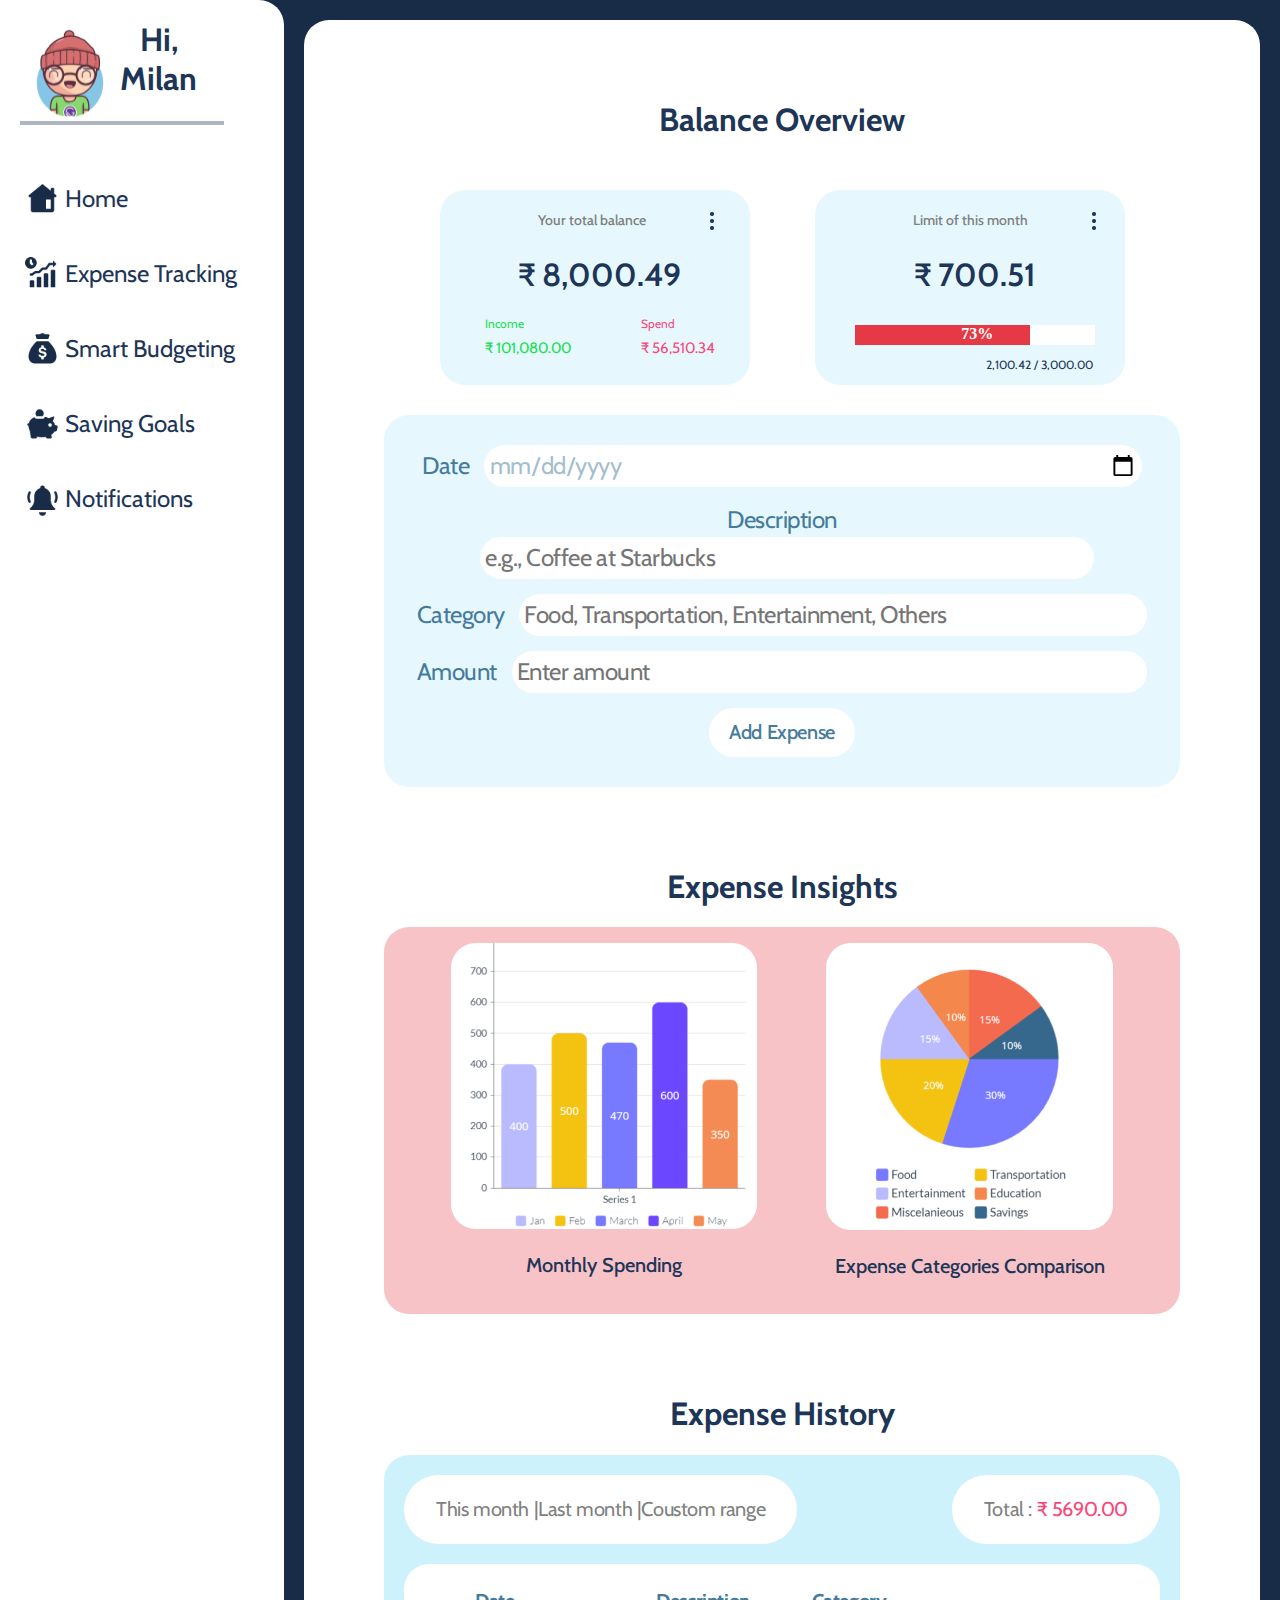
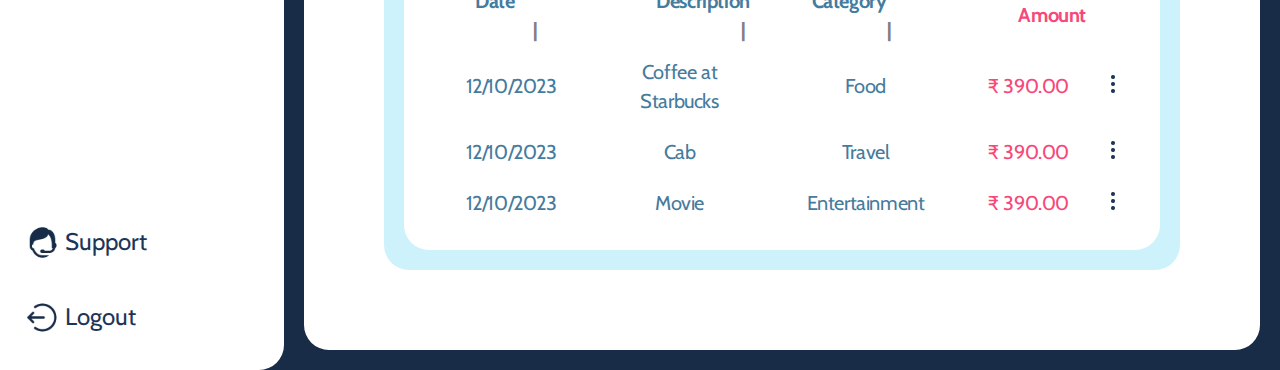
<file: 3rd_page.html>
<!DOCTYPE html>
<html lang="en">

<head>
    <meta charset="UTF-8">
    <meta name="viewport" content="width=device-width, initial-scale=1.0">
    <title>Expense</title>
    <link rel="stylesheet" href="css/style3.css">
</head>

<body> 
    <div class="dashboard">
        <div class="ahhh">
            <div class="dashfirst">
                <!-- https://img.freepik.com/free-vector/handsome-man_1308-85984.jpg -->
                <a href="8th_page.html"><img src="images/Mask group 1.svg" alt=""></a>
                
                <h1 class="heading">Hi,<br>Milan</h1>
            </div>
            <div class="line"></div>
                <div class="dashsecond">
                    <div class="home">
                        <!-- <span class="material-symbols-outlined"> -->
                        <img class="icon" src="images/Home.svg" alt="">
        
                        </span>
                        <a href="index.html"><div class="txt">Home</div></a>
                        
                    </div>
                    <!-- <div class="options">Home</div> -->
                    <div class="home">
                        <!-- <span class="material-symbols-outlined"> -->
                        <img class="icon" src="images/Total Sales.svg" alt="">
        
                        </span>
                        <a href="3rd_page.html"><div class="txt">Expense Tracking</div></a>
                        
                    </div>
                    <div class="home">
                        <!-- <span class="material-symbols-outlined">
                            attach_money
                        </span> -->
                        <img class="icon" src="images/Money Bag.svg" alt="">
                        <a href="4th_page.html"><div class="txt">Smart Budgeting</div></a>
                        
                    </div>
                    <div class="home">
                        <!-- <span class="material-symbols-outlined">
                            savings
                        </span> -->
                        <img class="icon" src="images/Money Box.svg" alt="">
                        <a href="5th_page.html"><div class="txt">Saving Goals</div></a>
                        
                    </div>
                    <div class="home">
                        <!-- <span class="material-symbols-outlined">
                            notifications
                        </span> -->
                        <img class="icon" src="images/Alarm.svg" alt="">
                        <a href="6th_page.html"><div class="txt">Notifications</div></a>
                        
                    </div>
                </div>
        </div>
            <div class="seperate">
                <div class="home">
                    <!-- <span class="material-symbols-outlined">
                    support_agent
                </span> -->
                    <img class="icon" src="images/Online Support.svg" alt="">
                    <a href="7th_page.html"><div class="txt">Support</div></a>
                </div>
                <div class="home">
                    <!-- <span class="material-symbols-outlined">
                    logout
                </span> -->
                    <img class="icon" src="images/Logout Rounded Left.svg" alt="">
                    <a href="index.html"><div class="txt">Logout</div>
                    </a>
                </div>
            </div>
    </div>
    <!-- Section 2 -->
    <div class="overview">
        <h1 class="heading"> Balance Overview</h1>
        <section class="last">
            <div class="last_block">
                <div class="content1">
                    <p>Your total balance<span><img src="images/dots.png" alt="dotsimage"></span></p>
                    <h1>₹ 8,000.49</h1>
                </div>
                <div class="up-down">
                    <div class="Green">
                        <p>Income</p>
                        <h5>₹ 101,080.00</h1>
                    </div>
                    <div class="Red">
                        <p>Spend</p>
                        <h5>₹ 56,510.34</h1>
                    </div>
                </div>
            </div>
            <div class="last_block">
                <div class="content1">
                    <p>Limit of this month<span><img src="images/dots.png" alt="dotsimage"></span></p>
                    <h1>₹ 700.51</h1>
                </div>
                <div class="Bar">
                    <!-- <progress id="file" value="72" max="100"><p>72%</p></progress> -->
                    <div id="progress-bar">
                        <div id="progress-fill">
                            <span id="progress-text">73%</span>
                        </div>
                    </div>
                    <p>2,100.42 / 3,000.00</p>
                </div>
            </div>
        </section>
        <!-- inside section 2 -->
        <section class="ADD_Expense">
            <div class="ADD_Expense_block">
                <form action="/action_page.php" method="post">
                    <div class="form-group">
                        <label for="date">Date </label>
                        <input type="date" class="form-control" id="date">
                    </div>
                    <div class="form-group">
                        <label for="description">Description </label>
                        <input type="text" class="form-control" id="description"
                            placeholder="e.g., Coffee at Starbucks">
                    </div>
                    <div class="form-group">
                        <label for="category">Category </label>
                        <input type="text" class="form-control" id="category"
                            placeholder="Food, Transportation, Entertainment, Others">
                        <!-- <select class="form-control" id="category">
                            <option value="Food">Food</option>
                            <option value="Transportation">Transportation</option>
                            <option value="Entertainment">Entertainment</option>
                            <option value="Others">Others</option>
                        </select> -->
                    </div>

                    <div class="form-group">
                        <label for="amount">Amount </label>
                        <input type="number" class="form-control" id="amount" placeholder="Enter amount">
                    </div>
                    <a href="3rd_page.html">
                        <button type="button" class="btn btn-dark btn-lg">Add Expense</button>
                    </a>  
                </form>

            </div>
        </section>

        <!-- Section 3 -->
        <div class="Expense_Insight">
            <h1 class="heading"> Expense Insights</h1>
            <section class="Charts">
                <div class="Charts_block">
                    <img src="images/image 6.png" alt="">
                    <p>Monthly Spending</p>
                </div>
                <div class="Charts_block">
                    <img src="images/image 7.png" alt="">
                    <p>Expense Categories Comparison</p>
                </div>
            </section>
        </div>
        <!-- Section 4 -->
        <div class="Expense_History">
            <h1 class="heading"> Expense History</h1>
            <section class="History">
                <div class="hey">
                    <div class="History_content">
                        <div class="History_block">
                            <p>This month <span> | </span> </p>
                            <p>Last month <span> | </span> </p>
                            <p>Coustom range</p>
                        </div>
                        <div class="History_block">
                            <p>Total : <span id="high"> ₹ 5690.00</span></p>
                        </div>
                    </div>
                    <table class="table ">
                        <tr>
                            <th>Date<span> | </span></th>
                            <th>Description <span> | </span></th>
                            <th>Category<span> | </span></th>
                            <th><span1>Amount</span1></th>
                            <th> </th>
                        </tr>
                        <tr>
                            <td>12/10/2023</td>
                            <td>Coffee at Starbucks</td>
                            <td>Food</td>
                            <td><span>₹ 390.00</span></td>
                            <td><img src="images/dots.png" alt="dots"></td>
                        </tr>
                        <tr>
                            <td>12/10/2023</td>
                            <td>Cab</td>
                            <td>Travel</td>
                            <td><span>₹ 390.00</span></td>
                            <td><img src="images/dots.png" alt="dots"></td>
                        </tr>
                        <tr>
                            <td>12/10/2023</td>
                            <td>Movie</td>
                            <td>Entertainment</td>
                            <td><span>₹ 390.00</span></td>
                            <td><img src="images/dots.png" alt="dots"></td>
                        </tr>
                    </table>
                </div>
                
            </section>

        </div>

    </div>
    <style src="js/script3.js"></style>
</body>

</html>
</file>
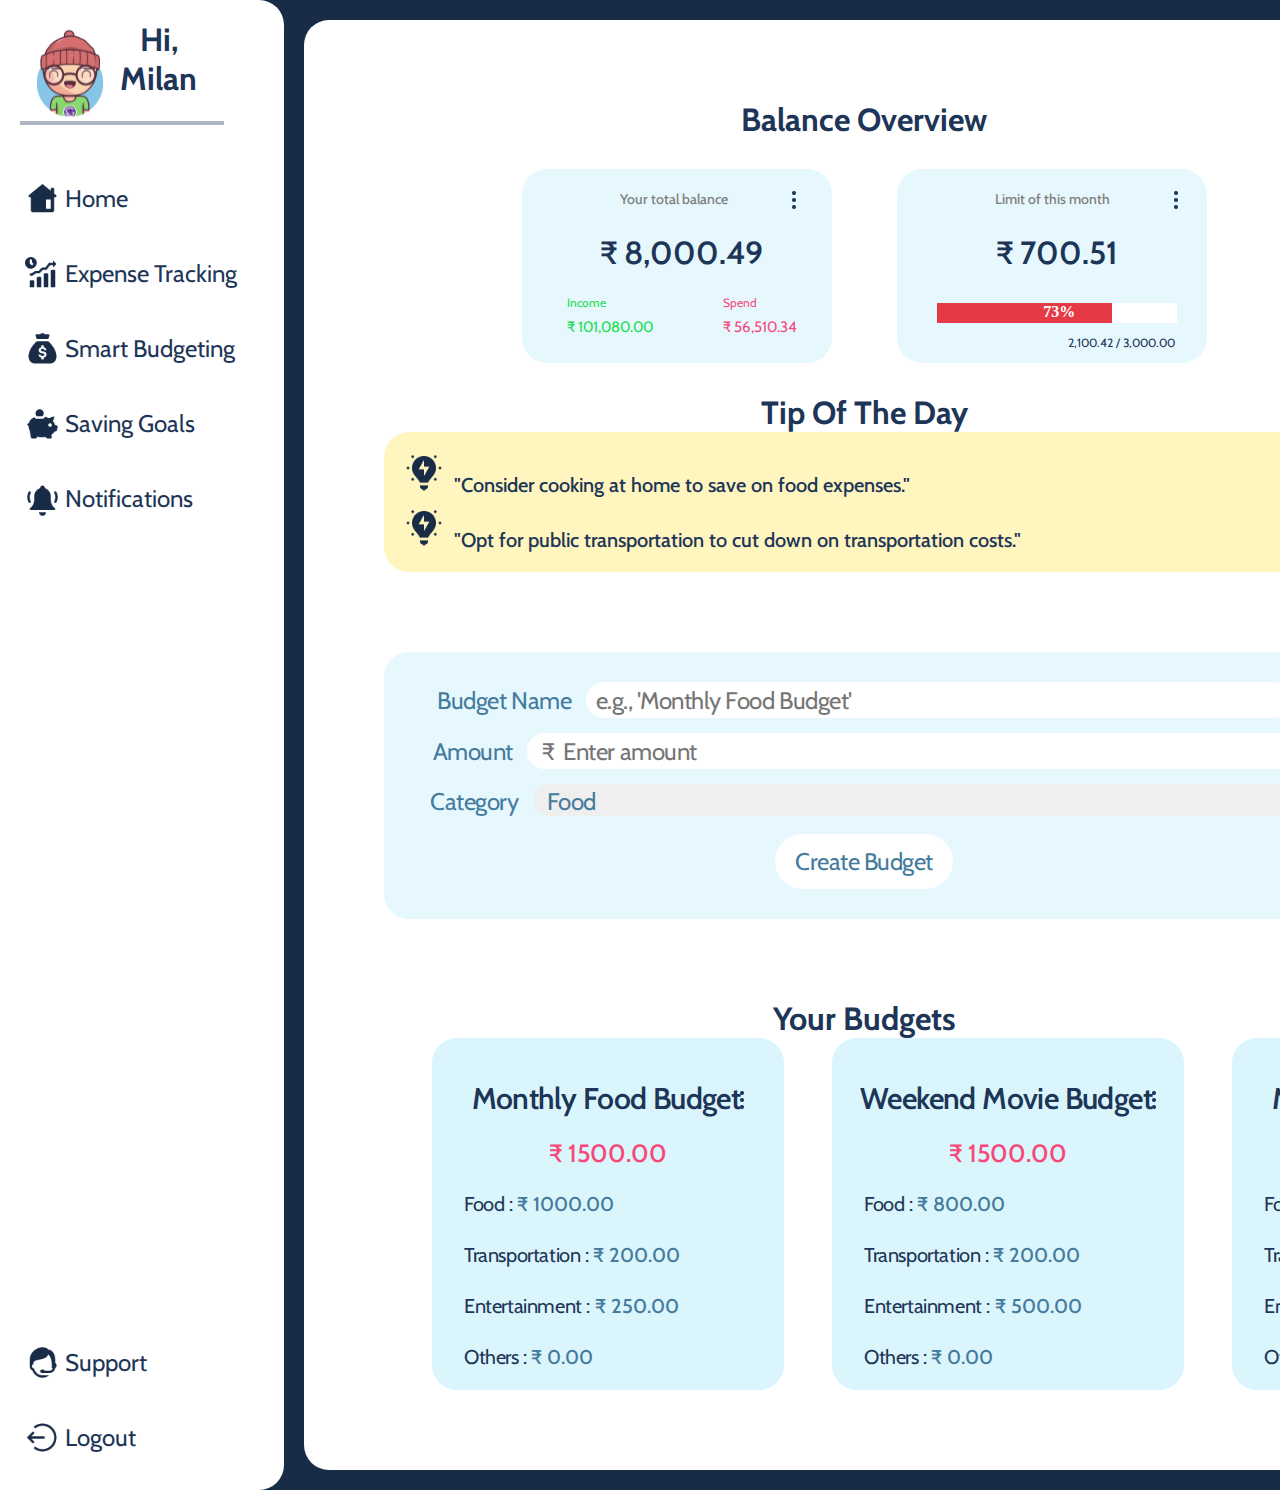
<file: 4th_page.html>
<!DOCTYPE html>
<html lang="en">

<head>
    <meta charset="UTF-8">
    <meta name="viewport" content="width=device-width, initial-scale=1.0">
    <title>Budget</title>
    <link rel="stylesheet" href="css/style4.css">


</head>

<body>
    <div class="dashboard">
        <div class="ahhh">
            <div class="dashfirst">
                <!-- https://img.freepik.com/free-vector/handsome-man_1308-85984.jpg -->
                <a href="8th_page.html"><img src="images/Mask group 1.svg" alt=""></a>
                
                <h1 class="heading">Hi,<br>Milan</h1>
            </div>
            <div class="line"></div>
                <div class="dashsecond">
                    <div class="home">
                        <!-- <span class="material-symbols-outlined"> -->
                        <img class="icon" src="images/Home.svg" alt="">
        
                        </span>
                        <a href="index.html"><div class="txt">Home</div></a>
                        
                    </div>
                    <!-- <div class="options">Home</div> -->
                    <div class="home">
                        <!-- <span class="material-symbols-outlined"> -->
                        <img class="icon" src="images/Total Sales.svg" alt="">
        
                        </span>
                        <a href="3rd_page.html"><div class="txt">Expense Tracking</div></a>
                        
                    </div>
                    <div class="home">
                        <!-- <span class="material-symbols-outlined">
                            attach_money
                        </span> -->
                        <img class="icon" src="images/Money Bag.svg" alt="">
                        <a href="4th_page.html"><div class="txt">Smart Budgeting</div></a>
                        
                    </div>
                    <div class="home">
                        <!-- <span class="material-symbols-outlined">
                            savings
                        </span> -->
                        <img class="icon" src="images/Money Box.svg" alt="">
                        <a href="5th_page.html"><div class="txt">Saving Goals</div></a>
                        
                    </div>
                    <div class="home">
                        <!-- <span class="material-symbols-outlined">
                            notifications
                        </span> -->
                        <img class="icon" src="images/Alarm.svg" alt="">
                        <a href="6th_page.html"><div class="txt">Notifications</div></a>
                        
                    </div>
                </div>
        </div>
            <div class="seperate">
                <div class="home">
                    <!-- <span class="material-symbols-outlined">
                    support_agent
                </span> -->
                    <img class="icon" src="images/Online Support.svg" alt="">
                    <a href="7th_page.html"><div class="txt">Support</div></a>
                </div>
                <div class="home">
                    <!-- <span class="material-symbols-outlined">
                    logout
                </span> -->
                    <img class="icon" src="images/Logout Rounded Left.svg" alt="">
                    <a href="index.html"><div class="txt">Logout</div>
                    </a>
                </div>
            </div>
    </div>
    <!-- Section 2 -->
    <div class="overview">
        <h1 class="heading"> Balance Overview</h1>
        <section class="last">
            <div class="last_block">
                <div class="content1">
                    <p>Your total balance<span><img src="images/dots.png" alt="dotsimage"></span></p>
                    <h1>₹ 8,000.49</h1>
                </div>
                <div class="up-down">
                    <div class="Green">
                        <p>Income</p>
                        <h5>₹ 101,080.00</h1>
                    </div>
                    <div class="Red">
                        <p>Spend</p>
                        <h5>₹ 56,510.34</h1>
                    </div>
                </div>
            </div>
            <div class="last_block">
                <div class="content1">
                    <p>Limit of this month<span><img src="images/dots.png" alt="dotsimage"></span></p>
                    <h1>₹ 700.51</h1>
                </div>
                <div class="Bar">
                    <!-- <progress id="file" value="72" max="100"><p>72%</p></progress> -->
                    <div id="progress-bar">
                        <div id="progress-fill">
                            <span id="progress-text">73%</span>
                        </div>
                    </div>
                    <p>2,100.42 / 3,000.00</p>
                </div>
            </div>
        </section>
        <!-- Section Tip -->
        <div class="Tip_of_the_day">
            <h1 class="heading"> Tip Of The Day</h1>
            <section class="tips">
                <p><img src="images/Idea.svg" alt="idea_image"><span>"Consider cooking at home to save on food
                        expenses."</span></p>
                <p><img src="images/Idea.svg" alt="idea_image"><span>"Opt for public transportation to cut down on
                        transportation costs."</span></p>
            </section>
        </div>
        <!-- Section Tip end -->
        <!-- inside section 2 -->
        <section class="ADD_Expense">
            <div class="ADD_Expense_block">
                <form action="/action_page.php" method="post">
                    <div class="form-group">
                        <label for="description">Budget Name </label>
                        <input type="text" class="form-control" id="description"
                            placeholder="e.g., 'Monthly Food Budget'">
                    </div>
                    <div class="form-group">
                        <label for="amount">Amount </label>
                        <input type="number" class="form-control" id="amount" placeholder=" ₹  Enter amount">
                    </div>
                    <div class="form-group">
                        <label for="category">Category </label>
                        <select class="form-control" id="category">
                            <option value="Food">Food</option>
                            <option value="Transportation">Transportation</option>
                            <option value="Entertainment">Entertainment</option>
                            <option value="Others">Others</option>
                        </select>

                    </div>

                    <button type="submit" class="btn btn-primary">Create Budget</button>

                </form>

            </div>
        </section>

        <!-- Section 4 -->
        <div class="Budget">
            <h1 class="heading"> Your Budgets</h1>
            <div class="Cards">
                <div class="card">
                    <div class="card-content">
                        <h2>Monthly Food Budget<span><img src="images/dots.png" alt="3dots"></span></h2>
                        <h3>₹ 1500.00</h3>
                        <p>Food : <span> ₹ 1000.00</span></p>
                        <p>Transportation : <span> ₹ 200.00</span></p>
                        <p>Entertainment : <span> ₹ 250.00</span></p>
                        <p>Others : <span> ₹ 0.00</span></p>
                    </div>
                </div>
                <div class="card">
                    <div class="card-content">
                        <h2>Weekend Movie Budget<span><img src="images/dots.png" alt="3dots"></span></h2>
                        <h3>₹ 1500.00</h3>
                        <p>Food : <span> ₹ 800.00</span></p>
                        <p>Transportation : <span> ₹ 200.00</span></p>
                        <p>Entertainment : <span> ₹ 500.00</span></p>
                        <p>Others : <span> ₹ 0.00</span></p>
                    </div>
                </div>
                <div class="card">
                    <div class="card-content">
                        <h2>Monthly Food Budget<span><img src="images/dots.png" alt="3dots"></span></h2>
                        <h3>₹ 1500.00</h3>
                        <p>Food : <span> ₹ 1000.00</span></p>
                        <p>Transportation : <span> ₹ 200.00</span></p>
                        <p>Entertainment : <span> ₹ 250.00</span></p>
                        <p>Others : <span> ₹ 0.00</span></p>
                    </div>
                </div>
                <div class="card">
                    <div class="card-content">
                        <h2>Weekend Movie Budget<span><img src="images/dots.png" alt="3dots"></span></h2>
                        <h3>₹ 1500.00</h3>
                        <p>Food : <span> ₹ 800.00</span></p>
                        <p>Transportation : <span> ₹ 200.00</span></p>
                        <p>Entertainment : <span> ₹ 500.00</span></p>
                        <p>Others : <span> ₹ 0.00</span></p>
                    </div>
                </div>
                <div class="card">
                    <div class="card-content">
                        <h2>Monthly Food Budget<span><img src="images/dots.png" alt="3dots"></span></h2>
                        <h3>₹ 1500.00</h3>
                        <p>Food : <span> ₹ 1000.00</span></p>
                        <p>Transportation : <span> ₹ 200.00</span></p>
                        <p>Entertainment : <span> ₹ 250.00</span></p>
                        <p>Others : <span> ₹ 0.00</span></p>
                    </div>
                </div>
                <div class="card">
                    <div class="card-content">
                        <h2>Monthly Food Budget<span><img src="images/dots.png" alt="3dots"></span></h2>
                        <h3>₹ 1500.00</h3>
                        <p>Food : <span> ₹ 1000.00</span></p>
                        <p>Transportation : <span> ₹ 200.00</span></p>
                        <p>Entertainment : <span> ₹ 250.00</span></p>
                        <p>Others : <span> ₹ 0.00</span></p>
                    </div>
                </div>
            </div>
            

</body>


</html>
</file>
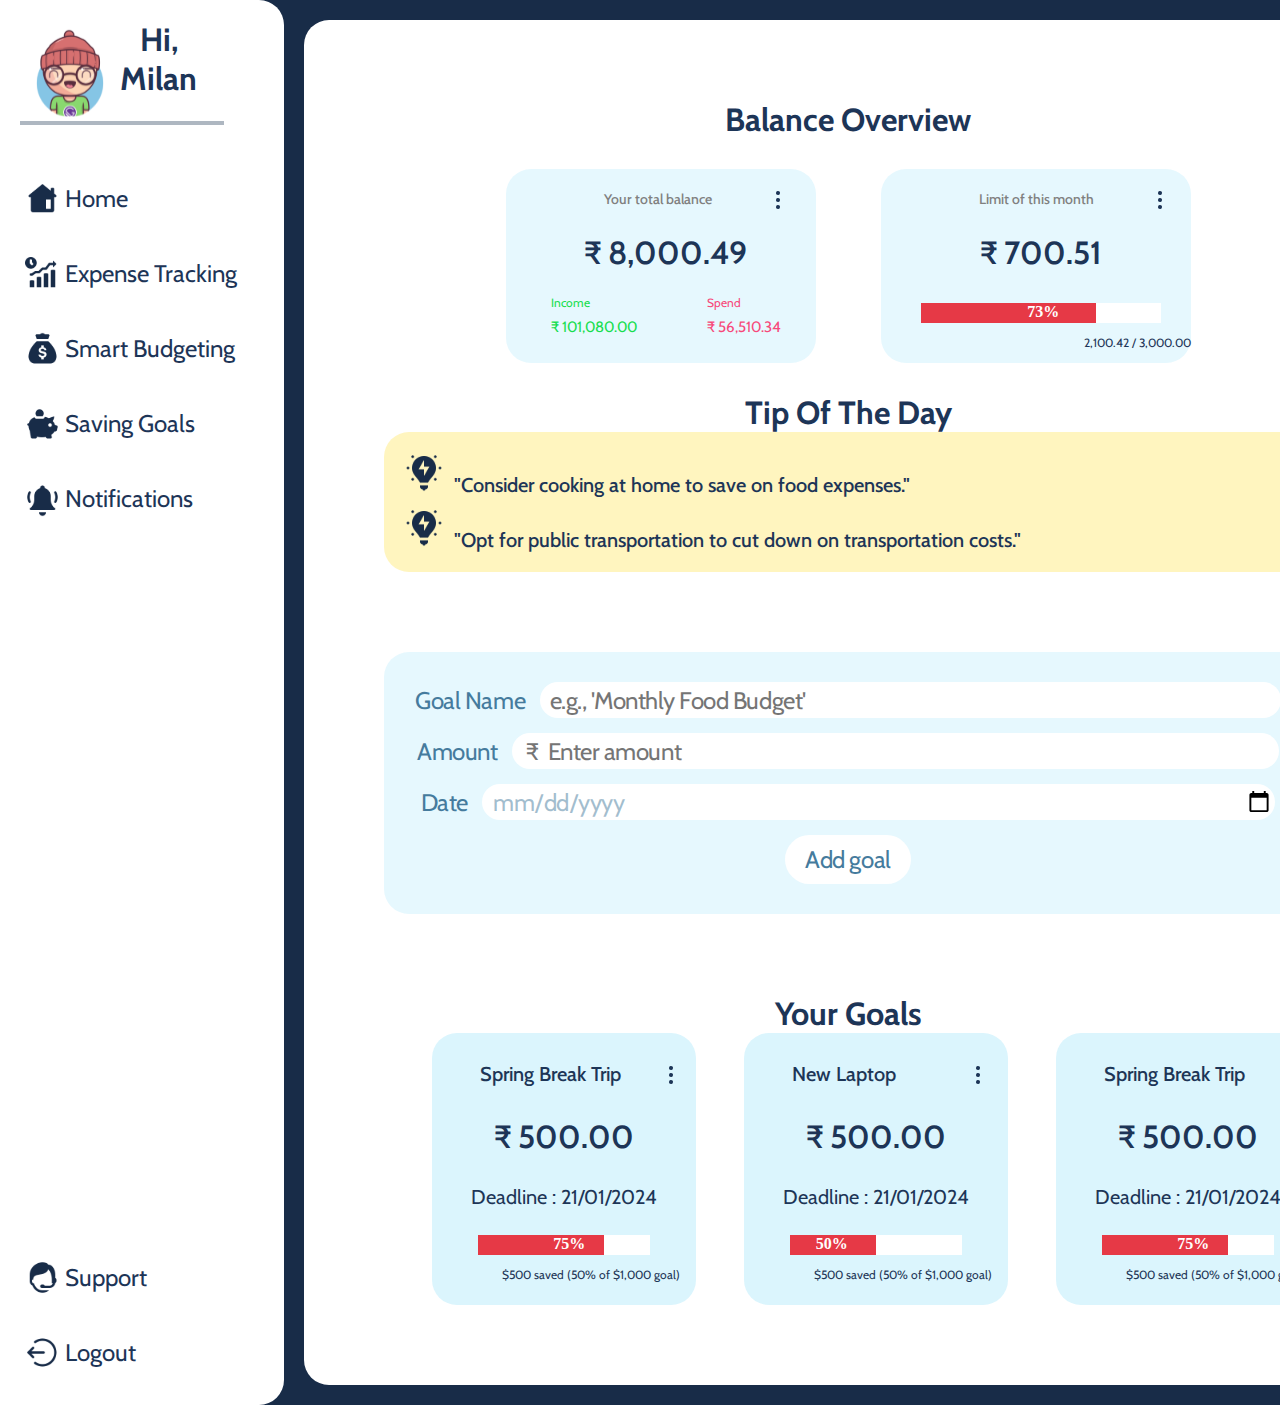
<file: 5th_page.html>
<!DOCTYPE html>
<html lang="en">

<head>
    <meta charset="UTF-8">
    <meta name="viewport" content="width=device-width, initial-scale=1.0">
    <title>Saving</title>
    <link rel="stylesheet" href="css/style5.css">


</head>

<body>
    <div class="dashboard">
        <div class="ahhh">
            <div class="dashfirst">
                <!-- https://img.freepik.com/free-vector/handsome-man_1308-85984.jpg -->
                <a href="8th_page.html"><img src="images/Mask group 1.svg" alt=""></a>
                
                <h1 class="heading">Hi,<br>Milan</h1>
            </div>
            <div class="line"></div>
                <div class="dashsecond">
                    <div class="home">
                        <!-- <span class="material-symbols-outlined"> -->
                        <img class="icon" src="images/Home.svg" alt="">
        
                        </span>
                        <a href="index.html"><div class="txt">Home</div></a>
                        
                    </div>
                    <!-- <div class="options">Home</div> -->
                    <div class="home">
                        <!-- <span class="material-symbols-outlined"> -->
                        <img class="icon" src="images/Total Sales.svg" alt="">
        
                        </span>
                        <a href="3rd_page.html"><div class="txt">Expense Tracking</div></a>
                        
                    </div>
                    <div class="home">
                        <!-- <span class="material-symbols-outlined">
                            attach_money
                        </span> -->
                        <img class="icon" src="images/Money Bag.svg" alt="">
                        <a href="4th_page.html"><div class="txt">Smart Budgeting</div></a>
                        
                    </div>
                    <div class="home">
                        <!-- <span class="material-symbols-outlined">
                            savings
                        </span> -->
                        <img class="icon" src="images/Money Box.svg" alt="">
                        <a href="5th_page.html"><div class="txt">Saving Goals</div></a>
                        
                    </div>
                    <div class="home">
                        <!-- <span class="material-symbols-outlined">
                            notifications
                        </span> -->
                        <img class="icon" src="images/Alarm.svg" alt="">
                        <a href="6th_page.html"><div class="txt">Notifications</div></a>
                        
                    </div>
                </div>
        </div>
            <div class="seperate">
                <div class="home">
                    <!-- <span class="material-symbols-outlined">
                    support_agent
                </span> -->
                    <img class="icon" src="images/Online Support.svg" alt="">
                    <a href="7th_page.html"><div class="txt">Support</div></a>
                </div>
                <div class="home">
                    <!-- <span class="material-symbols-outlined">
                    logout
                </span> -->
                    <img class="icon" src="images/Logout Rounded Left.svg" alt="">
                    <a href="index.html"><div class="txt">Logout</div>
                    </a>
                </div>
            </div>
    </div>
    <!-- Section 2 -->
    <div class="overview">
        <h1 class="heading"> Balance Overview</h1>
        <section class="last">
            <div class="last_block">
                <div class="content1">
                    <p>Your total balance<span><img src="images/dots.png" alt="dotsimage"></span></p>
                    <h1>₹ 8,000.49</h1>
                </div>
                <div class="up-down">
                    <div class="Green">
                        <p>Income</p>
                        <h5>₹ 101,080.00</h1>
                    </div>
                    <div class="Red">
                        <p>Spend</p>
                        <h5>₹ 56,510.34</h1>
                    </div>
                </div>
            </div>
            <div class="last_block">
                <div class="content1">
                    <p>Limit of this month<span><img src="images/dots.png" alt="dotsimage"></span></p>
                    <h1>₹ 700.51</h1>
                </div>
                <div class="Bar">
                    <!-- <progress id="file" value="72" max="100"><p>72%</p></progress> -->
                    <div id="progress-bar">
                        <div id="progress-fill">
                            <span id="progress-text">73%</span>
                        </div>
                    </div>
                    <p>2,100.42 / 3,000.00</p>
                </div>
            </div>
        </section>
        <!-- Section Tip -->
        <div class="Tip_of_the_day">
            <h1 class="heading"> Tip Of The Day</h1>
            <section class="tips">
                <p><img src="images/Idea.svg" alt="idea_image"><span>"Consider cooking at home to save on food
                        expenses."</span></p>
                <p><img src="images/Idea.svg" alt="idea_image"><span>"Opt for public transportation to cut down on
                        transportation costs."</span></p>
            </section>
        </div>
        <!-- Section Tip end -->
        <!-- inside section 2 -->
        <section class="ADD_Expense">
            <div class="ADD_Expense_block">
                <form action="/action_page.php" method="post">
                    <div class="form-group">
                        <label for="description">Goal Name </label>
                        <input type="text" class="form-control" id="description"
                            placeholder="e.g., 'Monthly Food Budget'">
                    </div>
                    <div class="form-group">
                        <label for="amount">Amount </label>
                        <input type="number" class="form-control" id="amount" placeholder=" ₹  Enter amount">
                    </div>
                    <div class="form-group">
                        <label for="date">Date </label>
                        <input type="date" class="form-control" id="date">
                    </div>

                    <button type="submit" class="btn btn-primary">Add goal</button>

                </form>

            </div>
        </section>

        <!-- Section 4 -->
        <div class="Budget">
            <h1 class="heading"> Your Goals</h1>
            <div class="Cards">
                <div class="card">
                    <div class="card-content">
                        <h2>Spring Break Trip<span><img src="images/dots.png" alt="3dots"></span></h2>
                        <h3>₹ 500.00</h3>
                        <p>Deadline : <span> 21/01/2024</span></p>
                        <div class="Bar">
                            <div id="progress-bar">
                                <div id="progress-fill">
                                    <span id="progress-text1">75%</span>
                                </div>
                            </div>
                            <p>$500 saved (50% of $1,000 goal)</p>
                        </div>
                    </div>
                </div>
                <div class="card">
                    <div class="card-content">
                        <h2>New Laptop<span id="space"><img src="images/dots.png" alt="3dots"></span></h2>
                        <h3>₹ 500.00</h3>
                        <p>Deadline : <span> 21/01/2024</span></p>
                        <div class="Bar">
                            <div id="progress-bar">
                                <div id="progress-fill_2">
                                    <span id="progress-text2">50%</span>
                                </div>
                            </div>
                            <p>$500 saved (50% of $1,000 goal)</p>
                        </div>
                    </div>
                </div>
                <div class="card">
                    <div class="card-content">
                        <h2>Spring Break Trip<span><img src="images/dots.png" alt="3dots"></span></h2>
                        <h3>₹ 500.00</h3>
                        <p>Deadline : <span> 21/01/2024</span></p>
                        <div class="Bar">
                            <div id="progress-bar">
                                <div id="progress-fill">
                                    <span id="progress-text1">75%</span>
                                </div>
                            </div>
                            <p>$500 saved (50% of $1,000 goal)</p>
                        </div>
                    </div>
                </div>
                <div class="card">
                    <div class="card-content">
                        <h2>New Laptop<span id="space"><img src="images/dots.png" alt="3dots"></span></h2>
                        <h3>₹ 500.00</h3>
                        <p>Deadline : <span> 21/01/2024</span></p>
                        <div class="Bar">
                            <div id="progress-bar">
                                <div id="progress-fill_2">
                                    <span id="progress-text2">50%</span>
                                </div>
                            </div>
                            <p>$500 saved (50% of $1,000 goal)</p>
                        </div>
                    </div>
                </div>
                <div class="card">
                    <div class="card-content">
                        <h2>New Laptop<span id="space"><img src="images/dots.png" alt="3dots"></span></h2>
                        <h3>₹ 500.00</h3>
                        <p>Deadline : <span> 21/01/2024</span></p>
                        <div class="Bar">
                            <div id="progress-bar">
                                <div id="progress-fill_2">
                                    <span id="progress-text2">50%</span>
                                </div>
                            </div>
                            <p>$500 saved (50% of $1,000 goal)</p>
                        </div>
                    </div>
                </div>
                <div class="card">
                    <div class="card-content">
                        <h2>Spring Break Trip<span><img src="images/dots.png" alt="3dots"></span></h2>
                        <h3>₹ 500.00</h3>
                        <p>Deadline : <span> 21/01/2024</span></p>
                        <div class="Bar">
                            <div id="progress-bar">
                                <div id="progress-fill">
                                    <span id="progress-text1">75%</span>
                                </div>
                            </div>
                            <p>$500 saved (50% of $1,000 goal)</p>
                        </div>
                    </div>
                </div>
                
            </div>
            </div>
            </div>


</body>


</html>
</file>
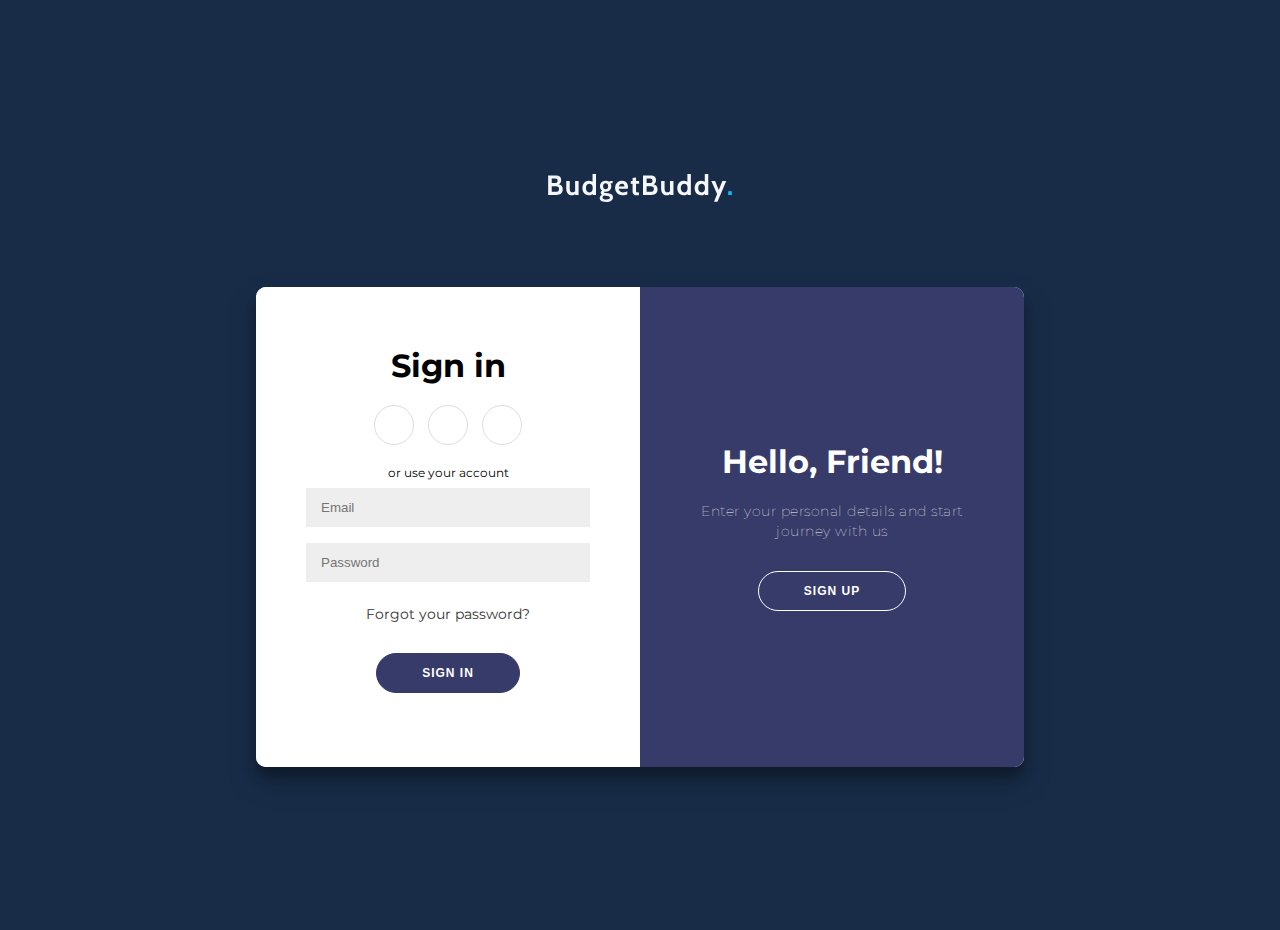
<file: login.html>
<!DOCTYPE html>
<html lang="en">
<head>
    <meta charset="UTF-8">
    <meta name="viewport" content="width=device-width, initial-scale=1.0">
    <title>Login</title>
    <link rel="stylesheet" href="css/login.css">
</head>
<body>
	<div class="image">
		<img src="images/BudgetBuddy..svg" alt="Logo">
	</div>
    
<div class="container" id="container">
	<div class="form-container sign-up-container">
		<form action="#">
			<h1>Create Account</h1>
			<div class="social-container">
				<a href="#" class="social"><i class="fab fa-facebook-f"></i></a>
				<a href="#" class="social"><i class="fab fa-google-plus-g"></i></a>
				<a href="#" class="social"><i class="fab fa-linkedin-in"></i></a>
			</div>
			<span>or use your email for registration</span>
			<input type="text" placeholder="Name" />
			<input type="email" placeholder="Email" />
			<input type="password" placeholder="Password" />
			<button>Sign Up</button>
		</form>
	</div>
	<div class="form-container sign-in-container">
		<form action="2nd_page.html">
			<h1>Sign in</h1>
			<div class="social-container">
				<a href="#" class="social"><i class="fab fa-facebook-f"></i></a>
				<a href="#" class="social"><i class="fab fa-google-plus-g"></i></a>
				<a href="#" class="social"><i class="fab fa-linkedin-in"></i></a>
			</div>
			<span>or use your account</span>
			<input type="email" placeholder="Email" />
			<input type="password" placeholder="Password" />
			<a href="#">Forgot your password?</a>
			<a href="2nd_page.html"><button>Sign In</button></a>
            
			</form>
	</div>
	<div class="overlay-container">
		<div class="overlay">
			<div class="overlay-panel overlay-left">
				<h1>Welcome Back!</h1>
				<p>To keep connected with us please login with your personal info</p>
				<button class="ghost" id="signIn">Sign In</button>
			</div>
			<div class="overlay-panel overlay-right">
				<h1>Hello, Friend!</h1>
				<p>Enter your personal details and start journey with us</p>
				<button class="ghost" id="signUp">Sign Up</button>
			</div>
		</div>
	</div>
</div>
<script src="js/login.js"></script>
</body>
</html>
</file>
<file: css/style3.css>
@import url('https://fonts.googleapis.com/css2?family=Cabin&family=Poppins&display=swap');

body {
    background-color: rgba(24, 44, 72, 1);
    /* height: 80%; */
    width: 100%;
    display: flex;
    margin: 0px;
    /* overflow: hidden; */
}

.dashboard {
    width: 17.75rem;
    height: auto;
    display: flex;
    flex-direction: column;
    /* overflow: hidden; */

    /* border-radius: 0px, 55px, 25px, 0px; */

    background-color: rgba(255, 255, 255, 1);

    border-top-right-radius: 1.563rem;
    border-bottom-right-radius: 1.563rem;
    justify-content: space-between;
    padding: 20px;
}
.dashfirst{
    display: flex;
}
.logo_Txt {
    display: inline-block;
    /* height: 6.038rem;
    width: 6.25rem; */
    width: 203px;
    height: 54px;
    top: 20px;
    left: 40px;
    font-family: Cabin;
    font-size: 36px;
    font-weight: bold;
    line-height: 44px;
    letter-spacing: 0.05em;
    text-align: left;
    padding-top: 20px;
    padding-bottom: 20px;
}

.logo_Txt .logotxt {
    /* width: 6.25rem; */
    width: 203px;
    height: 104px;
    top: 20px;
    left: 40px;
    font-family: Cabin;
    font-size: 50px;
    font-weight: bold;
    line-height: 44px;
    letter-spacing: 0.05em;
    text-align: left;
}

.logotxt span {
    color: rgba(69, 123, 157, 1);
}

.line {
    width: 200px;
    top: 84px;
    left: 40px;
    border: 2px;
    /* angle: 0 deg; */
    background: #1D355733;
    border: 2px solid #1D355733;
    margin-bottom: 2rem;
}

/* .responsive-image{
    max-width: 100%;
    height: auto;
} */

.profilePic {
    height: 6.038rem;
    width: 6.25rem;
    /* border: 0.125rem solid black;
    border-radius: 50%;
    display: inline-block; */
}

.name {

    color: #1D3557;
    font-size: 2.25rem;
    font-family: Cabin;
    font-weight: 700;
    text-transform: capitalize;
    letter-spacing: 0.113rem;
    word-wrap: break-word;
    display: inline-block;
}
.ahhh{
    display: flex;
    flex-direction: column;
}
.dashsecond {
    height: auto;
    /* background-color: rgba(255, 255, 255, 1); */
}

.options {
    width: 15.25rem;
    height: 4.063rem;
    /* background-color: black; */
}

.seperate {
display: flex;
flex-direction: column;
}

.home {
    color: rgba(69, 123, 157, 1);
    /* border: 1px solid #000; */
    /* background: rgba(255, 255, 255, 1); */
    width: 15.25rem;
    height: 4.063rem;
    /* flex-shrink: 0; */
    /* border: 2px solid black;
    border-radius: 10px; */
    /* display: flex; */
    /* margin-left: 900px; */
    /* margin-bottom: 30px; */
    margin-top: 0.625rem;
    /* display: inline-block; */
    display: flex;
    align-items: center;
}

.home:hover {
    background: rgba(24, 44, 72, 0.8);
    color: white;
    border-radius: 0.625rem;
}

/* .home:hover .img1:hover {
    content: url("Total\ Sales_white.png");
 } */
.icon{
    padding: 5px;
}
.txt {
    display: inline-block;
    color: #1D3557;
    font-size: 24px;
    font-family: Cabin;
    font-weight: 400;
    line-height: 34.85px;
    word-wrap: break-word;
}

.txt:hover {
    color: white;
}


.overview {
    width: 100rem;
    /* height: 500rem; */
    position: relative;
    background: rgba(255, 255, 255, 1);
    border-radius: 25px;
    margin-top: 20px;
    margin-left: 20px;
    margin-right: 20px;
    margin-bottom: 20px;
    float: left;
    padding: 5rem;
    justify-content: center;
}


.heading {
    color: #1D3557;
    font-size: 32px;
    font-family: Cabin;
    font-weight: 700;
    text-transform: capitalize;
    word-wrap: break-word;
    text-align: center;
    margin-top: 0%;
}

.last {

    /* width: 80%; */
    display: flex;
    /* grid-template-columns: 1fr 1fr; */
    /* grid-template-rows: auto auto; */
    grid-gap: 5px;
    grid-auto-flow: row;
    justify-content: center;
    /* height: 3px; */
    /* background-color: yellow; */
}


.last_block {
    width: 300px;
    background-color: rgba(11, 190, 242, 0.1);
    border-radius: 1.563rem;
    margin: 30px;
    padding-left: 10px;
    text-align: center;


}

.content1 p {
    font-family: Cabin;
    font-size: 14px;
    font-weight: 500;
    line-height: 16px;
    letter-spacing: 0em;
    text-align: center;
    color: gray;
    opacity: 0.6px;
    display: flex;
    /* justify-content: center; */
    margin-left: 5.5rem;
    padding-top: 1 rem;

}

.last_block h1 {
    color: rgba(29, 53, 87, 1);
    font-family: Cabin;
    font-size: 32px;
    font-weight: 600;
    line-height: 40px;
    letter-spacing: 0em;
    text-align: center;
}

.content1 p {
    padding-top: 0.5rem;
}

.content1 img {
    padding-left: 4rem;
}

.up-down {
    display: flex;
    justify-content: space-around;
}

.Green {
    color: rgba(23, 222, 79, 1);
}

.Green p {
    color: rgba(23, 222, 79, 1);
    font-family: Cabin;
    font-size: 12px;
    font-weight: 400;
    line-height: 16px;
    letter-spacing: 0em;
    text-align: left;
    margin: 0px;

}

.Green h5 {
    font-family: Cabin;
    font-size: 15px;
    font-weight: 400;
    line-height: 20px;
    letter-spacing: 0em;
    text-align: left;
    margin-top: 6px;
}

.Red {
    color: rgba(247, 72, 122, 1);

}

.Red p {
    color: rgba(247, 72, 122, 1);
    font-family: Cabin;
    font-size: 12px;
    font-weight: 400;
    line-height: 16px;
    letter-spacing: 0em;
    text-align: left;
    margin: 0px;
}

.Red h5 {
    font-family: Cabin;
    font-size: 15px;
    font-weight: 400;
    line-height: 20px;
    letter-spacing: 0em;
    text-align: left;
    margin-top: 6px;
}

#file {
    border-radius: 0px;
}

.Bar p {
    font-family: Cabin;
    font-size: 12px;
    font-weight: 400;
    line-height: 16px;
    letter-spacing: 0em;
    text-align: right;
    color: rgba(29, 53, 87, 1);
    padding-right: 2rem;
    /* margin: 0px; */
}

#progress-bar {
    /* width: 500px; */
    height: 20px;
    /* border: 1px solid black; */
    background-color: white;
    margin: 30px;
    margin-bottom: 0px;
}

#progress-fill {
    width: 73%;
    height: 100%;
    background-color: rgba(230, 57, 70, 1);

}

#progress-text {
    position: relative;
    top: 0;
    left: 20%;
    transform: translateX(-50%);
    font-size: 16px;
    font-weight: bold;
    color: white;
}

/* Section 2 */
.ADD_Expense {

    /* width: 100%; */
    display: flex;
    /* grid-template-columns: 1fr 1fr; */
    /* grid-template-rows: auto auto; */
    grid-gap: 5px;
    grid-auto-flow: row;

    justify-content: center;
    /* height: 3px; */
    /* background-color: yellow; */

}

.btn-dark {
    background-color: #457B9D;
    border: none;
    border-radius: 50px;
    padding: 5px 30px;
    color: var(--offwhite, #F5F7FA);
    font-family: Cabin;
    font-size: 20px;
    font-style: normal;
    font-weight: 500;
    line-height: 145.2%; /* 29.04px */
    letter-spacing: -0.4px;
  }
.ADD_Expense_block {
    width: 100%;
    background-color: rgba(11, 190, 242, 0.1);
    border-radius: 1.563rem;
    /* margin-left: 30px; */
    /* padding-left: 10px; */
    text-align: center;
    padding: 30px;
}


.form-group {
    /* display: ; */
    /* flex-direction: column; */
    margin-bottom: 15px;
}

.form-group label {
    margin-bottom: 5px;
    font-family: Cabin;
    font-size: 24px;
    font-weight: 400;
    line-height: 35px;
    letter-spacing: -0.02em;
    text-align: left;
    color: rgba(69, 123, 157, 1);
}

.form-group input {
    font-family: Cabin;
    font-size: 24px;
    font-weight: 400;
    line-height: 35px;
    letter-spacing: -0.02em;
    text-align: left;
    color: rgba(69, 123, 157, 0.5);

}

#date {
    width: 88%;
}

#description {
    width: 82%;
}

#category {
    width: 84%;
}

#amount {
    width: 85%;
}

.form-control {
    width: 80%;
    padding: 5px;
    margin-left: 10px;
    /* border: 1px solid rgba(255, 255, 255, 1); */
    border: none;
    /* border-radius: 50%; */
    border-radius: 100px;
    height: 2rem;
}

.btn {
    background-color: rgba(255, 255, 255, 1);
    color: rgba(69, 123, 157, 1);
    padding: 10px 20px;
    border: none;
    border-radius: 50px;
    cursor: pointer;
    transition: background-color 0.2s ease-in-out;
    /* text-align: center; */
}

.btn:hover {
    background-color: #3372e6;
    color: rgba(255, 255, 255, 1);
}

.Expense_Insight {
    padding-top: 5rem;
}

.Charts {
    background-color: rgba(230, 57, 70, 0.3);
    border-radius: 25px;
    display: flex;
    justify-content: space-around;
    padding: 1rem 2rem;
}

.Charts p {
    text-align: center;
    font-family: Cabin;
    font-size: 20px;
    font-weight: 500;
    line-height: 24px;
    letter-spacing: 0em;
    text-align: center;
    color: rgba(29, 53, 87, 1);

}

.Expense_History {
    padding-top: 5rem;

}

.History {
    background-color: rgba(11, 190, 242, 0.2);
    border-radius: 25px;
    padding: 10px;
}
.hey{
    display: flex;
    flex-direction: column;
}
.History_content {

    display: flex;
    justify-content: space-between;
    border-radius: 25px;
    margin: 10px;
}

.History_block {
    display: flex;
    background-color: rgba(255, 255, 255, 1);
    border-radius: 50px;
    padding: 0rem 2rem;
}

.History_block p {
    font-family: Cabin;
    font-size: 20px;
    font-weight: 400;
    line-height: 29px;
    letter-spacing: -0.02em;
    text-align: left;
    color: gray;
}

.History_block p:hover {
    color: rgba(69, 123, 157, 1);

}

#high {
    color: rgba(247, 72, 122, 1);
}

.table {
    background: rgba(255, 255, 255, 1);
    padding: 20px;
    border-radius: 25px;
    margin: 10px;
}

.table tr {
    font-family: Cabin;
    font-size: 20px;
    font-weight: 400;
    line-height: 29px;
    letter-spacing: -0.02em;
    text-align: left;
    color: rgba(69, 123, 157, 1);
    text-align: center;
    width: 100%;
}
.table th{
    padding-left: 3rem;
    text-align: center;
}
.table th span{
    padding-left: 5rem;
    text-align: center;
    color: gray;
}
.table th span1{
    color: rgba(247, 72, 122, 1);
}

.table td{
    padding-top: 30px;
    padding: 10px;
}
.table td span{
    color: rgba(247, 72, 122, 1);
}
</file>
<file: css/style4.css>
@import url('https://fonts.googleapis.com/css2?family=Cabin&family=Poppins&display=swap');

body {
    background-color: rgba(24, 44, 72, 1);
    /* height: 80%; */
    width: 100%;
    display: flex;
    margin: 0px;
    /* overflow: hidden; */
}


.dashboard {
    width: 17.75rem;
    height: auto;
    display: flex;
    flex-direction: column;
    /* overflow: hidden; */

    /* border-radius: 0px, 55px, 25px, 0px; */

    background-color: rgba(255, 255, 255, 1);

    border-top-right-radius: 1.563rem;
    border-bottom-right-radius: 1.563rem;
    justify-content: space-between;
    padding: 20px;
}
.dashfirst{
    display: flex;
}
.logo_Txt {
    display: inline-block;
    /* height: 6.038rem;
    width: 6.25rem; */
    width: 203px;
    height: 54px;
    top: 20px;
    left: 40px;
    font-family: Cabin;
    font-size: 36px;
    font-weight: bold;
    line-height: 44px;
    letter-spacing: 0.05em;
    text-align: left;
    padding-top: 20px;
    padding-bottom: 20px;
}

.logo_Txt .logotxt {
    /* width: 6.25rem; */
    width: 203px;
    height: 104px;
    top: 20px;
    left: 40px;
    font-family: Cabin;
    font-size: 50px;
    font-weight: bold;
    line-height: 44px;
    letter-spacing: 0.05em;
    text-align: left;
}

.logotxt span {
    color: rgba(69, 123, 157, 1);
}

.line {
    width: 200px;
    top: 84px;
    left: 40px;
    border: 2px;
    /* angle: 0 deg; */
    background: #1D355733;
    border: 2px solid #1D355733;
    margin-bottom: 2rem;
}

/* .responsive-image{
    max-width: 100%;
    height: auto;
} */

.profilePic {
    height: 6.038rem;
    width: 6.25rem;
    /* border: 0.125rem solid black;
    border-radius: 50%;
    display: inline-block; */
}

.name {

    color: #1D3557;
    font-size: 2.25rem;
    font-family: Cabin;
    font-weight: 700;
    text-transform: capitalize;
    letter-spacing: 0.113rem;
    word-wrap: break-word;
    display: inline-block;
}
.ahhh{
    display: flex;
    flex-direction: column;
}
.dashsecond {
    height: auto;
    /* background-color: rgba(255, 255, 255, 1); */
}

.options {
    width: 15.25rem;
    height: 4.063rem;
    /* background-color: black; */
}

.seperate {
display: flex;
flex-direction: column;
}

.home {
    color: rgba(69, 123, 157, 1);
    /* border: 1px solid #000; */
    /* background: rgba(255, 255, 255, 1); */
    width: 15.25rem;
    height: 4.063rem;
    /* flex-shrink: 0; */
    /* border: 2px solid black;
    border-radius: 10px; */
    /* display: flex; */
    /* margin-left: 900px; */
    /* margin-bottom: 30px; */
    margin-top: 0.625rem;
    /* display: inline-block; */
    display: flex;
    align-items: center;
}

.home:hover {
    background: rgba(24, 44, 72, 0.8);
    color: white;
    border-radius: 0.625rem;
}

/* .home:hover .img1:hover {
    content: url("Total\ Sales_white.png");
 } */
.icon{
    padding: 5px;
}
.txt {
    display: inline-block;
    color: #1D3557;
    font-size: 24px;
    font-family: Cabin;
    font-weight: 400;
    line-height: 34.85px;
    word-wrap: break-word;
}

.txt:hover {
    color: white;
}


.overview {
    width: 100rem;
    /* height: 500rem; */
    position: relative;
    background: rgba(255, 255, 255, 1);
    border-radius: 25px;
    margin-top: 20px;
    margin-bottom: 20px;
    margin-left: 20px;
    margin-right: 20px;
    float: left;
    padding: 5rem;
    justify-content: center;
}

.heading {
    color: #1D3557;
    font-size: 32px;
    font-family: Cabin;
    font-weight: 700;
    text-transform: capitalize;
    word-wrap: break-word;
    text-align: center;
    margin: 0%;
}

.last {
    display: flex;
    /* grid-template-columns: 1fr 1fr; */
    /* grid-template-rows: auto auto; */
    grid-gap: 5px;
    grid-auto-flow: row;

    justify-content: center;
    /* height: 3px; */
    /* background-color: yellow; */
}


.last_block {
    width: 300px;
    background-color: rgba(11, 190, 242, 0.1);
    border-radius: 1.563rem;
    margin: 30px;
    padding-left: 10px;
    text-align: center;

}

.content1 p {
    font-family: Cabin;
    font-size: 14px;
    font-weight: 500;
    line-height: 16px;
    letter-spacing: 0em;
    text-align: center;
    color: gray;
    opacity: 0.6px;
    display: flex;
    /* justify-content: center; */
    margin-left: 5.5rem;
    padding-top: 1 rem;

}

.last_block h1 {
    color: rgba(29, 53, 87, 1);
    font-family: Cabin;
    font-size: 32px;
    font-weight: 600;
    line-height: 40px;
    letter-spacing: 0em;
    text-align: center;
}

.content1 p {
    padding-top: 0.5rem;
}

.content1 img {
    padding-left: 4rem;
}

.up-down {
    display: flex;
    justify-content: space-around;
}

.Green {
    color: rgba(23, 222, 79, 1);
}

.Green p {
    color: rgba(23, 222, 79, 1);
    font-family: Cabin;
    font-size: 12px;
    font-weight: 400;
    line-height: 16px;
    letter-spacing: 0em;
    text-align: left;
    margin: 0px;

}

.Green h5 {
    font-family: Cabin;
    font-size: 15px;
    font-weight: 400;
    line-height: 20px;
    letter-spacing: 0em;
    text-align: left;
    margin-top: 6px;
}

.Red {
    color: rgba(247, 72, 122, 1);

}

.Red p {
    color: rgba(247, 72, 122, 1);
    font-family: Cabin;
    font-size: 12px;
    font-weight: 400;
    line-height: 16px;
    letter-spacing: 0em;
    text-align: left;
    margin: 0px;
}

.Red h5 {
    font-family: Cabin;
    font-size: 15px;
    font-weight: 400;
    line-height: 20px;
    letter-spacing: 0em;
    text-align: left;
    margin-top: 6px;
}

#file {
    border-radius: 0px;
}

.Bar p {
    font-family: Cabin;
    font-size: 12px;
    font-weight: 400;
    line-height: 16px;
    letter-spacing: 0em;
    text-align: right;
    color: rgba(29, 53, 87, 1);
    padding-right: 2rem;
    /* margin: 0px; */
}

#progress-bar {
    /* width: 500px; */
    height: 20px;
    /* border: 1px solid black; */
    background-color: white;
    margin: 30px;
    margin-bottom: 0px;
}

#progress-fill {
    width: 73%;
    height: 100%;
    background-color: rgba(230, 57, 70, 1);

}

#progress-text {
    position: relative;
    top: 0;
    left: 20%;
    transform: translateX(-50%);
    font-size: 16px;
    font-weight: bold;
    color: white;
}

/* Section 2 */
.ADD_Expense {

    /* width: 90%; */
    display: flex;
    grid-gap: 5px;
    grid-auto-flow: row;

    justify-content: center;
    /* height: 3px; */
    /* background-color: yellow; */
    margin-top: 5rem;
    margin-bottom: 5rem;

}


.ADD_Expense_block {
    width: 100%;
    background-color: rgba(11, 190, 242, 0.1);
    border-radius: 1.563rem;
    /* margin-left: 30px; */
    /* padding-left: 10px; */
    text-align: center;
    padding: 30px;
}


.form-group {
    /* display: ; */
    /* flex-direction: column; */
    margin-bottom: 15px;
}

.form-group label {
    margin-bottom: 5px;

    font-family: Cabin;
    font-size: 24px;
    font-weight: 400;
    line-height: 35px;
    letter-spacing: -0.02em;
    text-align: left;
    color: rgba(69, 123, 157, 1);
}

.form-group input {
    font-family: Cabin;
    font-size: 24px;
    font-weight: 400;
    line-height: 35px;
    letter-spacing: -0.02em;
    text-align: left;
    color: rgba(69, 123, 157, 0.5);

}

#description {
    width: 77%;
}

#category {
    width: 85%;
}

#amount {
    width: 84%;
}

.form-control {
    width: 80%;
    padding: 2px;
    padding-left: 10px;
    margin-left: 10px;
    /* border: 1px solid rgba(255, 255, 255, 1); */
    border: none;
    /* border-radius: 50%; */
    border-radius: 100px;
    height: 2rem;
    color: rgba(69, 123, 157, 1);
    font-family: Cabin;
    font-size: 24px;
    font-weight: 400;
    line-height: 35px;
    letter-spacing: -0.02em;
    text-align: left;



}

.btn {
    background-color: rgba(255, 255, 255, 1);
    color: rgba(69, 123, 157, 1);
    padding: 10px 20px;
    border: none;
    border-radius: 50px;
    cursor: pointer;
    transition: background-color 0.2s ease-in-out;
    /* text-align: center; */
    font-family: Cabin;
    font-size: 24px;
    font-weight: 400;
    line-height: 35px;
    letter-spacing: -0.02em;
    text-align: left;

}

.btn:hover {
    background-color: #3372e6;
    color: rgba(255, 255, 255, 1);
}


.tips {
    background-color: rgba(255, 214, 0, 0.25);
    border-radius: 25px;
    padding: 10px;
}

.tips p {
    font-family: Cabin;
    font-size: 20px;
    font-weight: 500;
    line-height: 24px;
    letter-spacing: 0em;
    color: rgba(29, 53, 87, 1);
    margin: 10px;
}

.tips p span {
    padding-left: 10px;
}

/* .Expense_History {
    padding-top: 5rem;

}

.History {
    background-color: rgba(11, 190, 242, 0.2);
    border-radius: 25px;
    padding-bottom: 10px;
}

.History_content {

    display: flex;
    justify-content: space-between;
    padding: 3rem;
    border-radius: 25px;

}

.History_block {
    display: flex;
    background-color: rgba(255, 255, 255, 1);
    border-radius: 50px;
    padding: 0rem 2rem;

}

.History_block p {
    font-family: Cabin;
    font-size: 20px;
    font-weight: 400;
    line-height: 29px;
    letter-spacing: -0.02em;
    text-align: left;
    color: gray;
}

.History_block p:hover {
    color: rgba(69, 123, 157, 1);

}

#high {
    color: rgba(247, 72, 122, 1);
}

.table {
    background: rgba(255, 255, 255, 1);
    padding: 20px;
    margin: 20px;
    margin-bottom: 20px;
    border-radius: 25px;
    margin-left: 40px;
    margin-bottom: 20px;

}

.table tr {
    font-family: Cabin;
    font-size: 20px;
    font-weight: 400;
    line-height: 29px;
    letter-spacing: -0.02em;
    text-align: left;
    color: rgba(69, 123, 157, 1);
    text-align: center;
    width: 100%;
}

.table th {
    padding-left: 3rem;
    text-align: center;
}

.table th span {
    padding-left: 5rem;
    text-align: center;
    color: gray;
}

.table th span1 {
    color: rgba(247, 72, 122, 1);
}

.table td {
    padding-top: 30px;
    padding: 10px;
}

.table td span {
    color: rgba(247, 72, 122, 1);
} */

/* Need this  */
.Budget{
    display: flex;
    flex-direction: column;
   justify-content: center;
   position: relative;
   width: 100%;
}

.Budget .card-content {
    margin-left: 3rem;
    background: rgba(11, 190, 242, 0.15);
    border-radius: 25px;
    /* width: 30%; */
    padding: 1rem;
    height: 20rem;
    width: 20rem;
}

.card-content h2 {
    /* padding-left: 1rem; */
    text-align: center;
    color: rgba(29, 53, 87, 1);

    font-family: Cabin;
    font-size: 30px;
    font-weight: 600;
    line-height: 39px;
    letter-spacing: -0.02em;
    text-align: center;

}

.card-content h3 {
    color: rgba(247, 72, 122, 1);
    font-family: Cabin;
    font-size: 25px;
    font-weight: 500;
    line-height: 21px;
    letter-spacing: 0em;
    text-align: center;
}

.card-content p {
    color: rgba(29, 53, 87, 1);
    font-family: Cabin;
    font-size: 20px;
    font-weight: 400;
    line-height: 31px;
    letter-spacing: -0.02em;
    padding-left: 1rem;

}

.card-content p span {
    color: rgba(69, 123, 157, 1);
    font-family: Cabin;
    font-size: 20px;
    font-weight: 500;
    line-height: 21px;
    letter-spacing: 0em;
    text-align: right;
}

.Cards{
    display: flex;
    width: 60rem;
}

.Cards{
    overflow-x: scroll;
}
</file>
<file: css/style5.css>
@import url('https://fonts.googleapis.com/css2?family=Cabin&family=Poppins&display=swap');

body {
    background-color: rgba(24, 44, 72, 1);
    /* height: 80%; */
    width: 100%;
    display: flex;
    margin: 0px;
    /* overflow: hidden; */
}

.dashboard {
    width: 17.75rem;
    height: auto;
    display: flex;
    flex-direction: column;
    /* overflow: hidden; */

    /* border-radius: 0px, 55px, 25px, 0px; */

    background-color: rgba(255, 255, 255, 1);

    border-top-right-radius: 1.563rem;
    border-bottom-right-radius: 1.563rem;
    justify-content: space-between;
    padding: 20px;
}
.dashfirst{
    display: flex;
}
.logo_Txt {
    display: inline-block;
    /* height: 6.038rem;
    width: 6.25rem; */
    width: 203px;
    height: 54px;
    top: 20px;
    left: 40px;
    font-family: Cabin;
    font-size: 36px;
    font-weight: bold;
    line-height: 44px;
    letter-spacing: 0.05em;
    text-align: left;
    padding-top: 20px;
    padding-bottom: 20px;
}

.logo_Txt .logotxt {
    /* width: 6.25rem; */
    width: 203px;
    height: 104px;
    top: 20px;
    left: 40px;
    font-family: Cabin;
    font-size: 50px;
    font-weight: bold;
    line-height: 44px;
    letter-spacing: 0.05em;
    text-align: left;
}

.logotxt span {
    color: rgba(69, 123, 157, 1);
}

.line {
    width: 200px;
    top: 84px;
    left: 40px;
    border: 2px;
    /* angle: 0 deg; */
    background: #1D355733;
    border: 2px solid #1D355733;
    margin-bottom: 2rem;
}

/* .responsive-image{
    max-width: 100%;
    height: auto;
} */

.profilePic {
    height: 6.038rem;
    width: 6.25rem;
    /* border: 0.125rem solid black;
    border-radius: 50%;
    display: inline-block; */
}

.name {

    color: #1D3557;
    font-size: 2.25rem;
    font-family: Cabin;
    font-weight: 700;
    text-transform: capitalize;
    letter-spacing: 0.113rem;
    word-wrap: break-word;
    display: inline-block;
}
.ahhh{
    display: flex;
    flex-direction: column;
}
.dashsecond {
    height: auto;
    /* background-color: rgba(255, 255, 255, 1); */
}

.options {
    width: 15.25rem;
    height: 4.063rem;
    /* background-color: black; */
}

.seperate {
display: flex;
flex-direction: column;
}

.home {
    color: rgba(69, 123, 157, 1);
    /* border: 1px solid #000; */
    /* background: rgba(255, 255, 255, 1); */
    width: 15.25rem;
    height: 4.063rem;
    /* flex-shrink: 0; */
    /* border: 2px solid black;
    border-radius: 10px; */
    /* display: flex; */
    /* margin-left: 900px; */
    /* margin-bottom: 30px; */
    margin-top: 0.625rem;
    /* display: inline-block; */
    display: flex;
    align-items: center;
}

.home:hover {
    background: rgba(24, 44, 72, 0.8);
    color: white;
    border-radius: 0.625rem;
}

/* .home:hover .img1:hover {
    content: url("Total\ Sales_white.png");
 } */
.icon{
    padding: 5px;
}
.txt {
    display: inline-block;
    color: #1D3557;
    font-size: 24px;
    font-family: Cabin;
    font-weight: 400;
    line-height: 34.85px;
    word-wrap: break-word;
}

.txt:hover {
    color: white;
}


.overview {
    width: 100rem;
    /* height: 500rem; */
    position: relative;
    background: rgba(255, 255, 255, 1);
    border-radius: 25px;
    margin: 20px;
    float: left;
    padding: 5rem;
    justify-content: center;
}



.heading {
    color: #1D3557;
    font-size: 32px;
    font-family: Cabin;
    font-weight: 700;
    text-transform: capitalize;
    word-wrap: break-word;
    text-align: center;
    margin: 0%;
}

.last {
     display: flex;
    /* grid-template-columns: 1fr 1fr; */
    /* grid-template-rows: auto auto; */
    grid-gap: 5px;
    grid-auto-flow: row;

    justify-content: center;
    /* height: 3px; */
    /* background-color: yellow; */

}


.last_block {
    width: 300px;
    background-color: rgba(11, 190, 242, 0.1);
    border-radius: 1.563rem;
    margin: 30px;
    padding-left: 10px;
    text-align: center;


}

.content1 p {
    font-family: Cabin;
    font-size: 14px;
    font-weight: 500;
    line-height: 16px;
    letter-spacing: 0em;
    text-align: center;
    color: gray;
    opacity: 0.6px;
    display: flex;
    /* justify-content: center; */
    margin-left: 5.5rem;
    padding-top: 1 rem;

}

.last_block h1 {
    color: rgba(29, 53, 87, 1);
    font-family: Cabin;
    font-size: 32px;
    font-weight: 600;
    line-height: 40px;
    letter-spacing: 0em;
    text-align: center;
}

.content1 p {
    padding-top: 0.5rem;
}

.content1 img {
    padding-left: 4rem;
}

.up-down {
    display: flex;
    justify-content: space-around;
}

.Green {
    color: rgba(23, 222, 79, 1);
}

.Green p {
    color: rgba(23, 222, 79, 1);
    font-family: Cabin;
    font-size: 12px;
    font-weight: 400;
    line-height: 16px;
    letter-spacing: 0em;
    text-align: left;
    margin: 0px;

}

.Green h5 {
    font-family: Cabin;
    font-size: 15px;
    font-weight: 400;
    line-height: 20px;
    letter-spacing: 0em;
    text-align: left;
    margin-top: 6px;
}

.Red {
    color: rgba(247, 72, 122, 1);

}

.Red p {
    color: rgba(247, 72, 122, 1);
    font-family: Cabin;
    font-size: 12px;
    font-weight: 400;
    line-height: 16px;
    letter-spacing: 0em;
    text-align: left;
    margin: 0px;
}

.Red h5 {
    font-family: Cabin;
    font-size: 15px;
    font-weight: 400;
    line-height: 20px;
    letter-spacing: 0em;
    text-align: left;
    margin-top: 6px;
}

#file {
    border-radius: 0px;
}

.Bar p {
    font-family: Cabin;
    font-size: 12px;
    font-weight: 400;
    line-height: 16px;
    letter-spacing: 0em;
    text-align: right;
    color: rgba(29, 53, 87, 1);
    padding-right: 2rem;
    /* margin: 0px; */
}

#progress-bar {
    /* width: 500px; */
    height: 20px;
    /* border: 1px solid black; */
    background-color: white;
    margin: 30px;
    margin-bottom: 0px;
}

#progress-fill {
    width: 73%;
    height: 100%;
    background-color: rgba(230, 57, 70, 1);

}
#progress-fill_2{
    width: 50%;
    height: 100%;
    background-color: rgba(230, 57, 70, 1);

}

#progress-text {
    position: relative;
    top: 0;
    text-align: center;
    left: 20%;
    transform: translateX(-50%);
    font-size: 16px;
    font-weight: bold;
    color: white;
}

/* Section 2 */
.ADD_Expense {

    /* width: 90%; */
    display: flex;
    grid-gap: 5px;
    grid-auto-flow: row;

    justify-content: center;
    /* height: 3px; */
    /* background-color: yellow; */
    margin-top: 5rem;
    margin-bottom: 5rem;
}


.ADD_Expense_block {
    width: 100%;
    background-color: rgba(11, 190, 242, 0.1);
    border-radius: 1.563rem;
    /* margin-left: 30px; */
    /* padding-left: 10px; */
    text-align: center;
    padding: 30px;
}


.form-group {
    /* display: ; */
    /* flex-direction: column; */
    margin-bottom: 15px;
}

.form-group label {
    margin-bottom: 5px;

    font-family: Cabin;
    font-size: 24px;
    font-weight: 400;
    line-height: 35px;
    letter-spacing: -0.02em;
    text-align: left;
    color: rgba(69, 123, 157, 1);
}

.form-group input {
    font-family: Cabin;
    font-size: 24px;
    font-weight: 400;
    line-height: 35px;
    letter-spacing: -0.02em;
    text-align: left;
    color: rgba(69, 123, 157, 0.5);

}

#description {
    width: 84%;
}

#date {
    width: 90%;
}

#amount {
    width: 87%;
}

.form-control {
    width: 80%;
    padding: 2px;
    padding-left: 10px;
    margin-left: 10px;
    /* border: 1px solid rgba(255, 255, 255, 1); */
    border: none;
    /* border-radius: 50%; */
    border-radius: 100px;
    height: 2rem;
    color: rgba(69, 123, 157, 1);
    font-family: Cabin;
    font-size: 24px;
    font-weight: 400;
    line-height: 35px;
    letter-spacing: -0.02em;
    text-align: left;



}

.btn {
    background-color: rgba(255, 255, 255, 1);
    color: rgba(69, 123, 157, 1);
    padding: 7px 20px;
    border: none;
    border-radius: 50px;
    cursor: pointer;
    transition: background-color 0.2s ease-in-out;
    /* text-align: center; */
    font-family: Cabin;
    font-size: 24px;
    font-weight: 400;
    line-height: 35px;
    letter-spacing: -0.02em;
    text-align: center;
}

.btn:hover {
    background-color: #3372e6;
    color: rgba(255, 255, 255, 1);
}



.tips {
    background-color: rgba(255, 214, 0, 0.25);
    border-radius: 25px;
    padding: 10px;
}

.tips p {
    font-family: Cabin;
    font-size: 20px;
    font-weight: 500;
    line-height: 24px;
    letter-spacing: 0em;
    color: rgba(29, 53, 87, 1);
    margin: 10px;
}

.tips p span {
    padding-left: 10px;
}

/* Need this  */
.Budget {
    justify-content: center;
    position: relative;
}



.Budget .card-content {
    margin-left: 3rem;
    background: rgba(11, 190, 242, 0.15);
    border-radius: 25px;
    /* width: 30%; */
    padding: 1rem;
    height: 15rem;
    width: 14.5rem;

}

.card-content h2 {
    /* padding-left: 1rem; */
    display: flex;
    text-align: center;
    color: rgba(29, 53, 87, 1);

    font-family: Cabin;
    font-size: 20px;
    font-weight: 500;
    line-height: 16px;
    letter-spacing: 0em;
    text-align: center;
    padding-left: 2rem;
}

.card-content h2 span {
    padding-left: 3rem;
}
#space{
    padding-left: 5rem;
}

.card-content h3 {
    color: rgba(29, 53, 87, 1);
    font-family: Cabin;
    font-size: 32px;
    font-weight: 600;
    line-height: 40px;
    letter-spacing: 0em;
    text-align: center;

}

.card-content p {
    color: rgba(29, 53, 87, 1);
    font-family: Cabin;
    font-size: 20px;
    font-weight: 400;
    line-height: 16px;
    letter-spacing: 0em;
    text-align: center;


}

.card-content p span {
    color: rgba(29, 53, 87, 1);
    font-family: Cabin;
    font-size: 20px;
    font-weight: 400;
    line-height: 16px;
    letter-spacing: 0em;
    text-align: center;
}

.Cards {
    display: flex;
    width: 58rem;
}

.Cards {
    overflow-x: scroll;
}

.Bar p {
    font-family: Cabin;
    font-size: 12px;
    font-weight: 400;
    line-height: 16px;
    letter-spacing: 0em;
    text-align: right;
    padding-right: 0rem;

}
#progress-text1 {
    position: relative;
    top: 0;
    text-align: center;
    left: 60%;
    transform: translateX(-50%);
    font-size: 16px;
    font-weight: bold;
    color: white;
}
#progress-text2 {
    position: relative;
    top: 0;
    text-align: center;
    left: 30%;
    transform: translateX(-50%);
    font-size: 16px;
    font-weight: bold;
    color: white;
}
</file>
<file: css/login.css>
@import url('https://fonts.googleapis.com/css?family=Montserrat:400,800');

* {
	box-sizing: border-box;
}

body {
	background: #182C48;
	display: flex;
	justify-content: center;
	align-items: center;
	flex-direction: column;
	font-family: 'Montserrat', sans-serif;
	height: 100vh;
	margin: -20px 0 50px;
}

h1 {
	font-weight: bold;
	margin: 0;
}

h2 {
	text-align: center;
}

p {
	font-size: 14px;
	font-weight: 100;
	line-height: 20px;
	letter-spacing: 0.5px;
	margin: 20px 0 30px;
}

span {
	font-size: 12px;
}

a {
	color: #333;
	font-size: 14px;
	text-decoration: none;
	margin: 15px 0;
}

button {
	border-radius: 20px;
	border: 1px solid #373b69;;
	background-color:#373b69;;
	color: #FFFFFF;
	font-size: 12px;
	font-weight: bold;
	padding: 12px 45px;
	letter-spacing: 1px;
	text-transform: uppercase;
	transition: transform 80ms ease-in;
}

button:active {
	transform: scale(0.95);
}

button:focus {
	outline: none;
}

button.ghost {
	background-color: transparent;
	border-color: #FFFFFF;
}

form {
	background-color: #FFFFFF;
	display: flex;
	align-items: center;
	justify-content: center;
	flex-direction: column;
	padding: 0 50px;
	height: 100%;
	text-align: center;
}

input {
	background-color: #eee;
	border: none;
	padding: 12px 15px;
	margin: 8px 0;
	width: 100%;
}
.image{
	margin: 5rem;
}
.container {
	background-color: #fff;
	border-radius: 10px;
  	box-shadow: 0 14px 28px rgba(0,0,0,0.25), 
			0 10px 10px rgba(0,0,0,0.22);
	position: relative;
	overflow: hidden;
	width: 768px;
	max-width: 100%;
	min-height: 480px;
}

.form-container {
	position: absolute;
	top: 0;
	height: 100%;
	transition: all 0.6s ease-in-out;
}

.sign-in-container {
	left: 0;
	width: 50%;
	z-index: 2;
}

.container.right-panel-active .sign-in-container {
	transform: translateX(100%);
}

.sign-up-container {
	left: 0;
	width: 50%;
	opacity: 0;
	z-index: 1;
}

.container.right-panel-active .sign-up-container {
	transform: translateX(100%);
	opacity: 1;
	z-index: 5;
	animation: show 0.6s;
}

@keyframes show {
	0%, 49.99% {
		opacity: 0;
		z-index: 1;
	}
	
	50%, 100% {
		opacity: 1;
		z-index: 5;
	}
}

.overlay-container {
	position: absolute;
	top: 0;
	left: 50%;
	width: 50%;
	height: 100%;
	overflow: hidden;
	transition: transform 0.6s ease-in-out;
	z-index: 100;
}

.container.right-panel-active .overlay-container{
	transform: translateX(-100%);
}

.overlay {
	background: #373b69;;
	background: #373b69;
	background: #373b69;
	background-repeat: no-repeat;
	background-size: cover;
	background-position: 0 0;
	color: #FFFFFF;
	position: relative;
	left: -100%;
	height: 100%;
	width: 200%;
  	transform: translateX(0);
	transition: transform 0.6s ease-in-out;
}

.container.right-panel-active .overlay {
  	transform: translateX(50%);
}

.overlay-panel {
	position: absolute;
	display: flex;
	align-items: center;
	justify-content: center;
	flex-direction: column;
	padding: 0 40px;
	text-align: center;
	top: 0;
	height: 100%;
	width: 50%;
	transform: translateX(0);
	transition: transform 0.6s ease-in-out;
}

.overlay-left {
	transform: translateX(-20%);
}

.container.right-panel-active .overlay-left {
	transform: translateX(0);
}

.overlay-right {
	right: 0;
	transform: translateX(0);
}

.container.right-panel-active .overlay-right {
	transform: translateX(20%);
}

.social-container {
	margin: 20px 0;
}

.social-container a {
	border: 1px solid #DDDDDD;
	border-radius: 50%;
	display: inline-flex;
	justify-content: center;
	align-items: center;
	margin: 0 5px;
	height: 40px;
	width: 40px;
}

footer {
    background-color: #222;
    color: #fff;
    font-size: 14px;
    bottom: 0;
    position: fixed;
    left: 0;
    right: 0;
    text-align: center;
    z-index: 999;
}

footer p {
    margin: 10px 0;
}

footer i {
    color: red;
}

footer a {
    color: #3c97bf;
    text-decoration: none;
}
</file>
